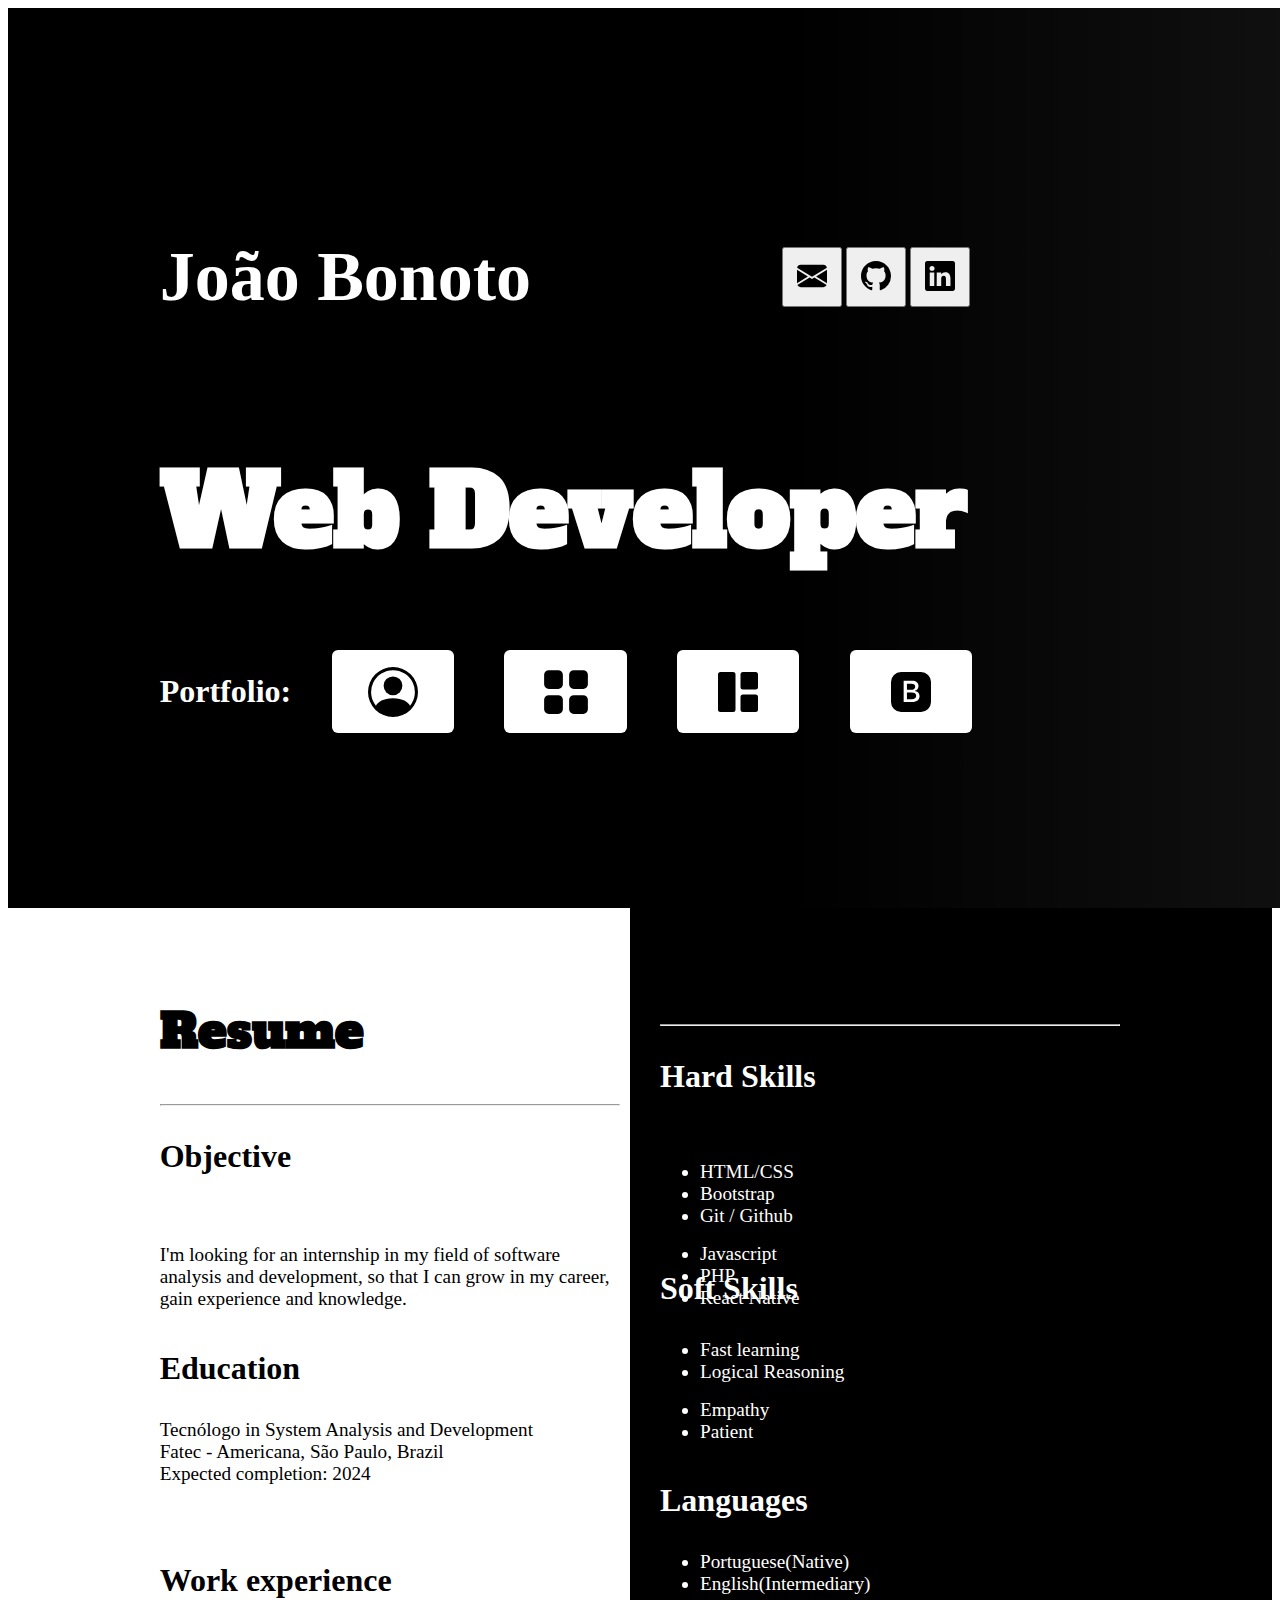
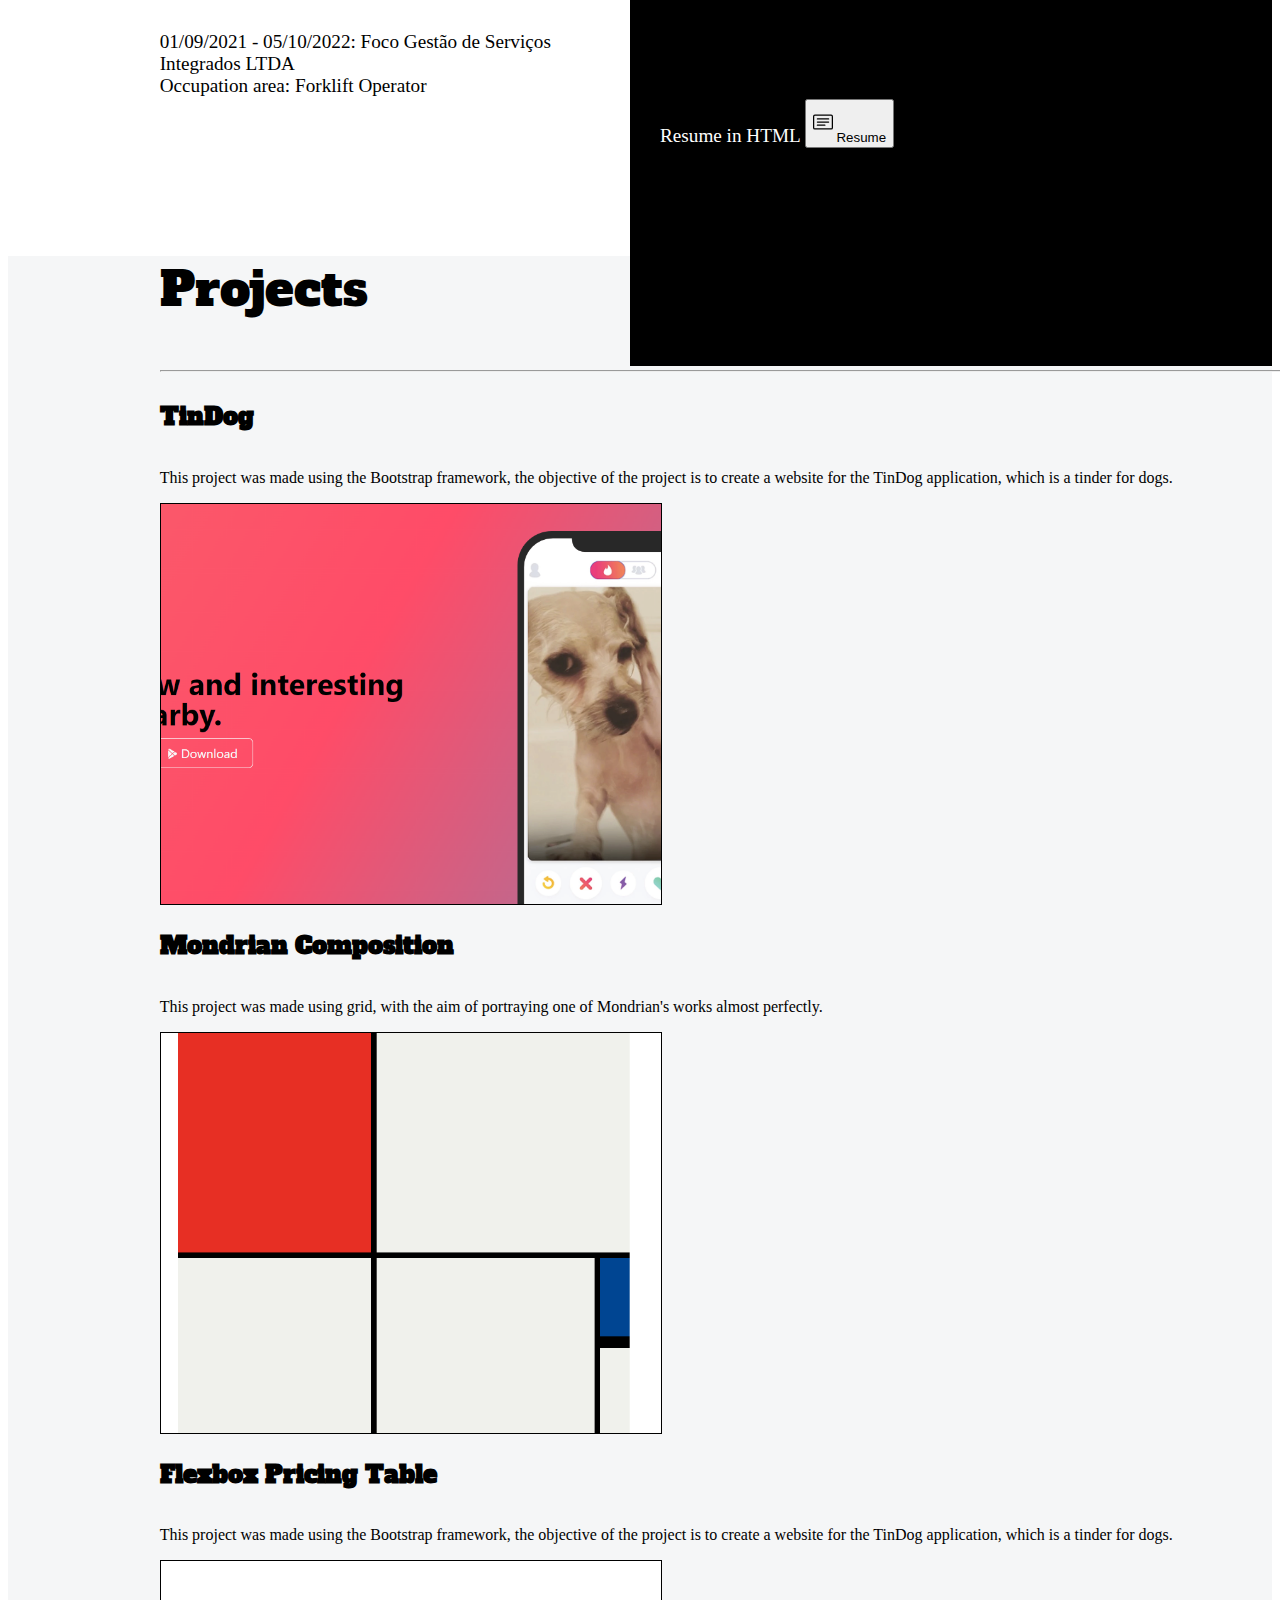
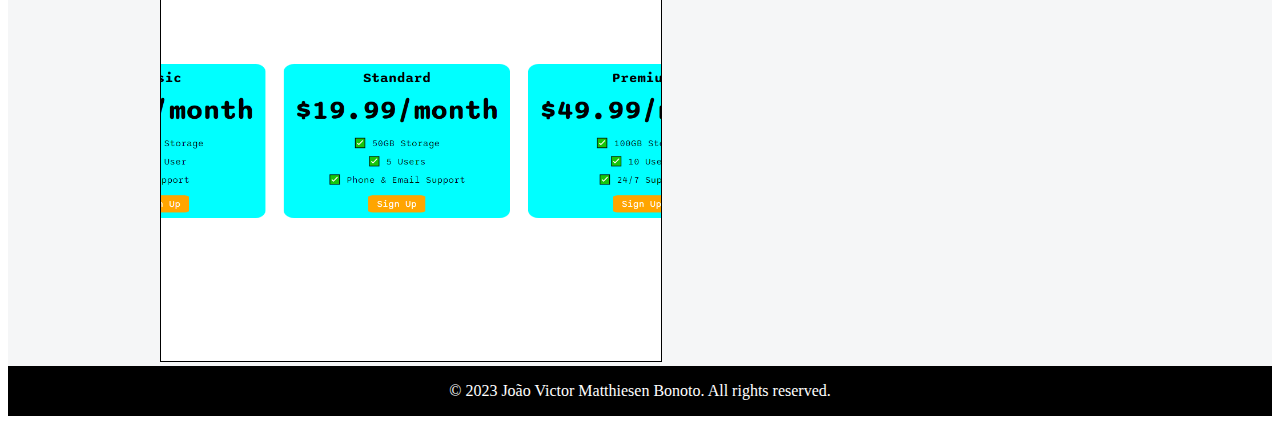
<file: index.html>
<!DOCTYPE html>
<html lang="en">
<head>
    <meta charset="UTF-8">
    <meta name="viewport" content="width=device-width, initial-scale=1.0">
    <title>Portfolio</title>

    <link href="https://cdn.jsdelivr.net/npm/bootstrap@5.3.2/dist/css/bootstrap.min.css" rel="stylesheet" integrity="sha384-T3c6CoIi6uLrA9TneNEoa7RxnatzjcDSCmG1MXxSR1GAsXEV/Dwwykc2MPK8M2HN" crossorigin="anonymous">
    <link rel="stylesheet" href="./style.css">
    <link rel="preconnect" href="https://fonts.googleapis.com">
    <link rel="preconnect" href="https://fonts.gstatic.com" crossorigin>
    <link href="https://fonts.googleapis.com/css2?family=Alfa+Slab+One&display=swap" rel="stylesheet">
</head>
<body>
    <section id="title" class="grad full-screen">
        <div class="container-title">
            <div class="div-title">
                <div class="me-header">
                    <h2><span>I’m </span>João Bonoto</h2>
                    <div class="socials-btn"> 
                        <a href="mailto:jvmb.bonoto@gmail.com">
                            <button type="button" class="btn btn-light">
                                <svg xmlns="http://www.w3.org/2000/svg" width="30" height="30" fill="currentColor" class="bi bi-envelope-fill icon-socials" viewBox="0 0 16 16">
                                    <path d="M.05 3.555A2 2 0 0 1 2 2h12a2 2 0 0 1 1.95 1.555L8 8.414.05 3.555ZM0 4.697v7.104l5.803-3.558L0 4.697ZM6.761 8.83l-6.57 4.027A2 2 0 0 0 2 14h12a2 2 0 0 0 1.808-1.144l-6.57-4.027L8 9.586l-1.239-.757Zm3.436-.586L16 11.801V4.697l-5.803 3.546Z"/>
                                </svg>
                            </button> 
                        </a>
                        <a href="https://github.com/MBonoto" target="_blank">
                            <button type="button" class="btn btn-light ms-4">
                                <svg xmlns="http://www.w3.org/2000/svg" width="30" height="30" fill="currentColor" class="bi bi-github icon-socials" viewBox="0 0 16 16">
                                    <path d="M8 0C3.58 0 0 3.58 0 8c0 3.54 2.29 6.53 5.47 7.59.4.07.55-.17.55-.38 0-.19-.01-.82-.01-1.49-2.01.37-2.53-.49-2.69-.94-.09-.23-.48-.94-.82-1.13-.28-.15-.68-.52-.01-.53.63-.01 1.08.58 1.23.82.72 1.21 1.87.87 2.33.66.07-.52.28-.87.51-1.07-1.78-.2-3.64-.89-3.64-3.95 0-.87.31-1.59.82-2.15-.08-.2-.36-1.02.08-2.12 0 0 .67-.21 2.2.82.64-.18 1.32-.27 2-.27.68 0 1.36.09 2 .27 1.53-1.04 2.2-.82 2.2-.82.44 1.1.16 1.92.08 2.12.51.56.82 1.27.82 2.15 0 3.07-1.87 3.75-3.65 3.95.29.25.54.73.54 1.48 0 1.07-.01 1.93-.01 2.2 0 .21.15.46.55.38A8.012 8.012 0 0 0 16 8c0-4.42-3.58-8-8-8z"></path>
                                </svg>
                            </button>
                        </a>
                        <a href="https://www.linkedin.com/in/jo%C3%A3o-victor-matthiesen-bonoto-275a28188/" target="_blank">
                            <button type="button" class="btn btn-light ms-4">
                                <svg xmlns="http://www.w3.org/2000/svg" width="30" height="30" fill="currentColor" class="bi bi-linkedin icon-socials" viewBox="0 0 16 16">
                                    <path d="M0 1.146C0 .513.526 0 1.175 0h13.65C15.474 0 16 .513 16 1.146v13.708c0 .633-.526 1.146-1.175 1.146H1.175C.526 16 0 15.487 0 14.854V1.146zm4.943 12.248V6.169H2.542v7.225h2.401zm-1.2-8.212c.837 0 1.358-.554 1.358-1.248-.015-.709-.52-1.248-1.342-1.248-.822 0-1.359.54-1.359 1.248 0 .694.521 1.248 1.327 1.248h.016zm4.908 8.212V9.359c0-.216.016-.432.08-.586.173-.431.568-.878 1.232-.878.869 0 1.216.662 1.216 1.634v3.865h2.401V9.25c0-2.22-1.184-3.252-2.764-3.252-1.274 0-1.845.7-2.165 1.193v.025h-.016a5.54 5.54 0 0 1 .016-.025V6.169h-2.4c.03.678 0 7.225 0 7.225h2.4z"></path>
                                </svg>
                            </button>
                        </a>
                          
                    </div>
                    
                </div>
                <div>
                    <h1>Web Developer</h1>
                </div>
            </div>
            <div class="header-project mt-5">
                <h2>Portfolio:</h2>
                <div class="btn-portfolio">
                    <a href="#resume" class="container-icon-title">
                        <div class="box-header">
                            <svg xmlns="http://www.w3.org/2000/svg" width="50" height="50" fill="currentColor" class="bi bi-person-circle icon-portifolio" viewBox="0 0 16 16">
                                <path d="M11 6a3 3 0 1 1-6 0 3 3 0 0 1 6 0z"/>
                                <path fill-rule="evenodd" d="M0 8a8 8 0 1 1 16 0A8 8 0 0 1 0 8zm8-7a7 7 0 0 0-5.468 11.37C3.242 11.226 4.805 10 8 10s4.757 1.225 5.468 2.37A7 7 0 0 0 8 1z"/>
                              </svg>
                            <h3>&nbsp Resume</h3>
                        </div>
                    </a>
                    <a href="#flex" class="container-icon-title">
                        <div class="box-header">
                            <svg xmlns="http://www.w3.org/2000/svg" width="50" height="50" fill="currentColor" class="bi bi-grid-fill icon-portifolio" viewBox="0 0 16 16">
                                <path d="M1 2.5A1.5 1.5 0 0 1 2.5 1h3A1.5 1.5 0 0 1 7 2.5v3A1.5 1.5 0 0 1 5.5 7h-3A1.5 1.5 0 0 1 1 5.5v-3zm8 0A1.5 1.5 0 0 1 10.5 1h3A1.5 1.5 0 0 1 15 2.5v3A1.5 1.5 0 0 1 13.5 7h-3A1.5 1.5 0 0 1 9 5.5v-3zm-8 8A1.5 1.5 0 0 1 2.5 9h3A1.5 1.5 0 0 1 7 10.5v3A1.5 1.5 0 0 1 5.5 15h-3A1.5 1.5 0 0 1 1 13.5v-3zm8 0A1.5 1.5 0 0 1 10.5 9h3a1.5 1.5 0 0 1 1.5 1.5v3a1.5 1.5 0 0 1-1.5 1.5h-3A1.5 1.5 0 0 1 9 13.5v-3z"/>
                              </svg>
                            <h3>&nbsp Flex</h3>
                        </div>
                    </a>
                    <a href="#grid" class="container-icon-title"> 
                        <div class="box-header">
                            <svg xmlns="http://www.w3.org/2000/svg" width="40" height="40" fill="currentColor" class="bi bi-grid-1x2-fill icon-portifolio" viewBox="0 0 16 16">
                                <path d="M0 1a1 1 0 0 1 1-1h5a1 1 0 0 1 1 1v14a1 1 0 0 1-1 1H1a1 1 0 0 1-1-1V1zm9 0a1 1 0 0 1 1-1h5a1 1 0 0 1 1 1v5a1 1 0 0 1-1 1h-5a1 1 0 0 1-1-1V1zm0 9a1 1 0 0 1 1-1h5a1 1 0 0 1 1 1v5a1 1 0 0 1-1 1h-5a1 1 0 0 1-1-1v-5z"/>
                            </svg>
                            <h3>&nbsp Grid</h3>
                        </div>
                    </a>
                    <a href="#bootstrap" class="container-icon-title">
                        <div class="box-header">
                            <svg xmlns="http://www.w3.org/2000/svg" width="40" height="40" fill="currentColor" class="bi bi-bootstrap-fill" viewBox="0 0 16 16">
                                <path d="M6.375 7.125V4.658h1.78c.973 0 1.542.457 1.542 1.237 0 .802-.604 1.23-1.764 1.23H6.375zm0 3.762h1.898c1.184 0 1.81-.48 1.81-1.377 0-.885-.65-1.348-1.886-1.348H6.375v2.725z"/>
                                <path d="M4.002 0a4 4 0 0 0-4 4v8a4 4 0 0 0 4 4h8a4 4 0 0 0 4-4V4a4 4 0 0 0-4-4h-8zm1.06 12V3.545h3.399c1.587 0 2.543.809 2.543 2.11 0 .884-.65 1.675-1.483 1.816v.1c1.143.117 1.904.931 1.904 2.033 0 1.488-1.084 2.396-2.888 2.396H5.062z"/>
                              </svg>
                            <h3>&nbsp Bootstrap</h3>
                        </div>
                    </a>

                </div>
                

            </div>
        </div>
    </section>
    <section id="resume" class="full-screen">
        <div class="resume-left full-screen">
            <h2 class="titles">Resume</h2>
            <hr>          
            <div class="row row-resume">
                <h3>Objective</h3>
                <br>
                <p>I'm looking for an internship in my field of software analysis and development, so that I can grow in my career, gain experience and knowledge.</p>
                <br>
            </div>
            
            <div class="row row-resume">
                <h3>Education</h3>
                <p>Tecnólogo in System Analysis and Development <br>
                    Fatec - Americana, São Paulo, Brazil <br>
                    Expected completion: 2024</p>
            </div>

            <div class="row row-resume">
                <h3>Work experience</h3>
                <p>01/09/2021 - 05/10/2022: Foco Gestão de Serviços Integrados LTDA <br>
                    Occupation area: Forklift Operator <br>
            </div>
            
            
        </div>
        <div class="resume-right full-screen">
            <hr class="hr-in-mobile">
            <div class="row row-resume">
                <h3>Hard Skills</h3>
                <br>
                <div class="col">
                    <ul>
                        <li>HTML/CSS</li>
                        <li>Bootstrap</li>
                        <li>Git / Github</li>
                    </ul>
                </div>
                <div class="col">
                    <ul>
                        <li>Javascript</li>
                        <li>PHP</li>
                        <li>React Native</li>
                    </ul>
                </div>
            </div>

            <div class="row row-resume">
                <h3>Soft Skills</h3>
                <div class="col">
                    <ul>
                        <li>Fast learning</li>
                        <li>Logical Reasoning</li>
                    </ul>
                </div>
                <div class="col">
                    <ul>
                        <li>Empathy</li>
                        <li>Patient</li>
                    </ul>
                </div>
            </div>
            <div class="row row-resume language">
                <h3>Languages</h3>
                <div class="col">
                    <ul>
                        <li>Portuguese(Native)</li>
                        <li>English(Intermediary)</li>
                    </ul>
                </div>
            </div>
            <br>
            <p>Resume in HTML 
                <a href="https://mbonoto.github.io/Resume/" target="_blank">
                    <button type="button" class="btn btn-outline-light btn-computer">
                        <svg xmlns="http://www.w3.org/2000/svg" width="20" height="40" fill="currentColor" class="bi bi-card-text" viewBox="0 0 16 16">
                            <path d="M14.5 3a.5.5 0 0 1 .5.5v9a.5.5 0 0 1-.5.5h-13a.5.5 0 0 1-.5-.5v-9a.5.5 0 0 1 .5-.5h13zm-13-1A1.5 1.5 0 0 0 0 3.5v9A1.5 1.5 0 0 0 1.5 14h13a1.5 1.5 0 0 0 1.5-1.5v-9A1.5 1.5 0 0 0 14.5 2h-13z"/>
                            <path d="M3 5.5a.5.5 0 0 1 .5-.5h9a.5.5 0 0 1 0 1h-9a.5.5 0 0 1-.5-.5zM3 8a.5.5 0 0 1 .5-.5h9a.5.5 0 0 1 0 1h-9A.5.5 0 0 1 3 8zm0 2.5a.5.5 0 0 1 .5-.5h6a.5.5 0 0 1 0 1h-6a.5.5 0 0 1-.5-.5z"/>
                        </svg> Resume
                    </button>
                </a>
                <a href="https://mbonoto.github.io/Resume/" target="_blank">
                    <button type="button" class="btn btn-dark btn-mobile">
                        <svg xmlns="http://www.w3.org/2000/svg" width="20" height="40" fill="currentColor" class="bi bi-card-text" viewBox="0 0 16 16">
                            <path d="M14.5 3a.5.5 0 0 1 .5.5v9a.5.5 0 0 1-.5.5h-13a.5.5 0 0 1-.5-.5v-9a.5.5 0 0 1 .5-.5h13zm-13-1A1.5 1.5 0 0 0 0 3.5v9A1.5 1.5 0 0 0 1.5 14h13a1.5 1.5 0 0 0 1.5-1.5v-9A1.5 1.5 0 0 0 14.5 2h-13z"/>
                            <path d="M3 5.5a.5.5 0 0 1 .5-.5h9a.5.5 0 0 1 0 1h-9a.5.5 0 0 1-.5-.5zM3 8a.5.5 0 0 1 .5-.5h9a.5.5 0 0 1 0 1h-9A.5.5 0 0 1 3 8zm0 2.5a.5.5 0 0 1 .5-.5h6a.5.5 0 0 1 0 1h-6a.5.5 0 0 1-.5-.5z"/>
                        </svg> Resume
                    </button>
                </a>
            </p>
            
        </div>
    </section>

    <section id="projects" class="py-5">
        <div class="row featurette">
            <p class="titles">Projects</p>
            <hr class="featurette-divider">
        </div>
        <div id="flex" class="row featurette">
            <div class="col-md-7 text-project">
                <a href="https://mbonoto.github.io/TinDogProject/" target="_blank"><h2 class="featurette-heading fw-normal lh-1">TinDog</h2></a>
              <p class="lead">This project was made using the Bootstrap framework, the objective of the project is to create a website for the TinDog application, which is a tinder for dogs.</p>
            </div>
            <div class="col-md-5">
                <a a href="https://mbonoto.github.io/TinDogProject/" target="_blank"><img class="img-project img-fluid" src="./assets/images/preview-tindog.png" alt="preview of project TinDog"></a> 
          </div>
          <div id="grid" class="row mt-5">
            <div class="col-md-7 order-md-2 text-project">
                <a href="./public/mondrian.html" target="_blank"><h2 class="featurette-heading fw-normal lh-1">Mondrian Composition</h2></a>
                <p class="lead">This project was made using grid, with the aim of portraying one of Mondrian's works almost perfectly.</p>
            </div>
            <div class="col-md-5 order-md-1">
                <a href="./public/mondrian.html" target="_blank"><img class="img-project img-fluid" src="./assets/images/preview-mondrian.png" alt="preview of project Mondrian Composition"></a>
            </div>
          </div>
          <div id="bootstrap" class="row mt-5">
            <div class="col-md-7 text-project">
              <a href="./public/pricing_table.html" target="_blank"><h2 class="featurette-heading fw-normal lh-1">Flexbox Pricing Table</h2></a>
              <p class="lead">This project was made using the Bootstrap framework, the objective of the project is to create a website for the TinDog application, which is a tinder for dogs.</p>
            </div>
            <div class="col-md-5">
                <a href="./public/pricing_table.html" target="_blank"><img class="img-project img-fluid" src="./assets/images/preview-price-table.png" alt="preview of project Flexbox Pricing Table"></a>
          </div>

    </section>

    <section id="footer">
        <footer>
            © 2023 João Victor Matthiesen Bonoto. All rights reserved.
        </footer>



    </section>

    <script src="https://cdn.jsdelivr.net/npm/bootstrap@5.3.2/dist/js/bootstrap.bundle.min.js" integrity="sha384-C6RzsynM9kWDrMNeT87bh95OGNyZPhcTNXj1NW7RuBCsyN/o0jlpcV8Qyq46cDfL" crossorigin="anonymous"></script>

</body>
</html>
</file>
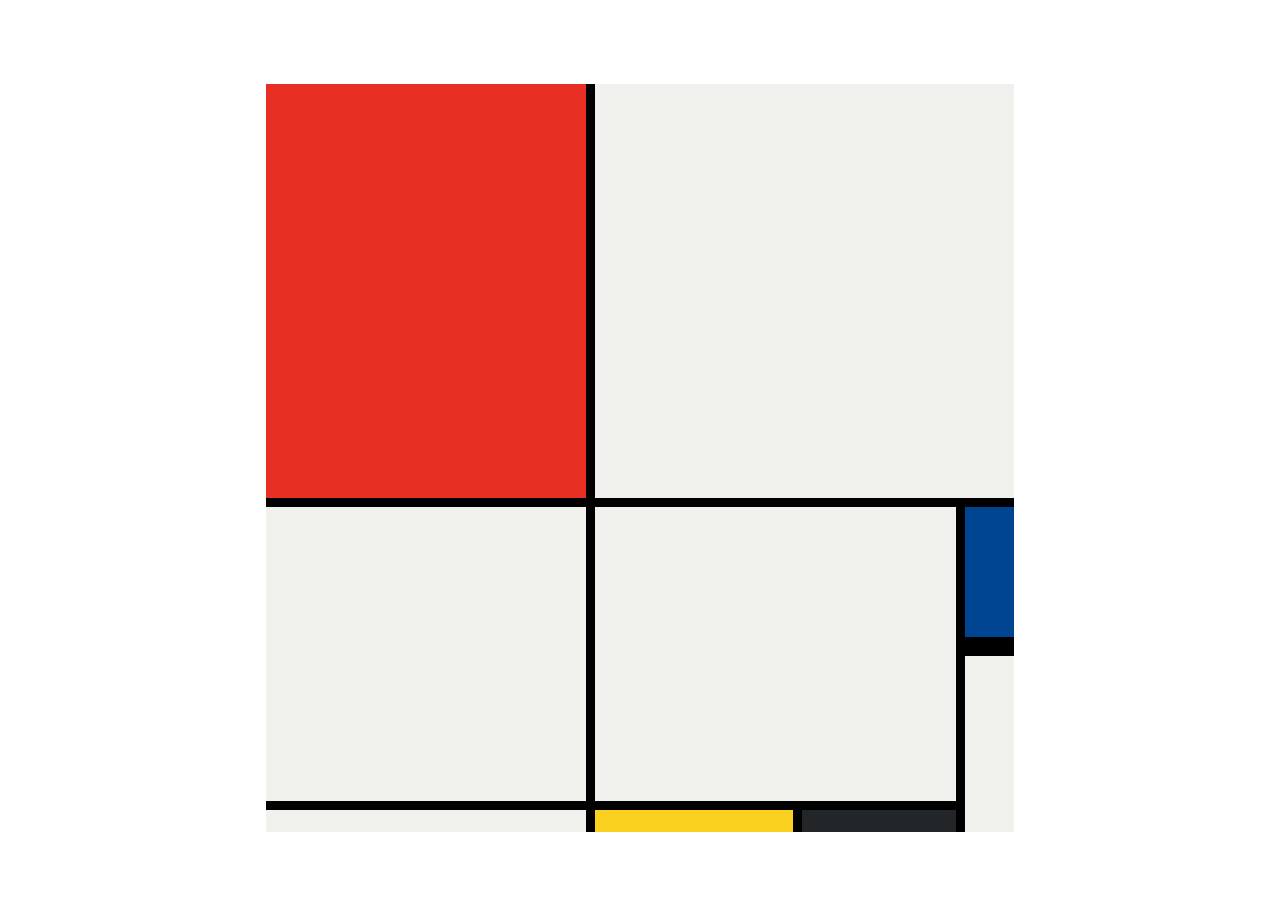
<file: public/mondrian.html>
<!DOCTYPE html>
<html lang="en">

<head>
  <meta charset="UTF-8">
  <meta name="viewport" content="width=device-width, initial-scale=1.0">
  <title>Mondrian Project</title>
  <style>
    /* 
    Write your CSS here 
    Gap Colour: #000
    White: #F0F1EC
    Red: #E72F24
    Black: #232629
    Blue: #004592
    Yellow: #F9D01E

    For dimensions, see dimensions.png image.
    HINT: Remember you can't change the properties of grid lines.
    But grid lines are transparent!
    */

    .flex-container {
      display: flex;
      justify-content: center;
      align-items: center;
      height: 100vh;
    }

    .container {
      height: 748px;
      width: 748px;
      display: grid;
      grid-template-rows: 414px 130px 155px 22px;
      grid-template-columns: 320px 198px 154px 49px;
      gap: 9px;
      background-color: black;
    }

    .pane {
      background-color: #F0F1EC; 
    }

    .red {
      background-color: #E72F24;
    }

    .white-1 {
      grid-column: span 3;
    }

    .white-2 {
      grid-row: span 2;
    }

    .white-3 {
      grid-column: span 2;
      grid-row: span 2;
    }

    .blue {
      background-color: #004592;
    }

    .white-4 {
      grid-row: span 2;
      border-top: 10px solid black;
    }


    .yellow {
      background-color: #F9D01E;
    }

    .black {
      background-color: #232629;
    }

    

    

    
     
    

    


  </style>
</head>

<body>
  <!-- Write your HTML here -->
  <div class="flex-container">
    <div class="container">
      <div class="pane red"></div>
      <div class="pane white-1"></div>
      <div class="pane white-2"></div>
      <div class="pane white-3"></div>
      <div class="pane blue"></div>
      <div class="pane white-4"></div>
      <div class="pane white-5"></div>
      <div class="pane yellow"></div>
      <div class="pane black"></div>
    </div>
  </div>
  
</body>

</html>
</file>
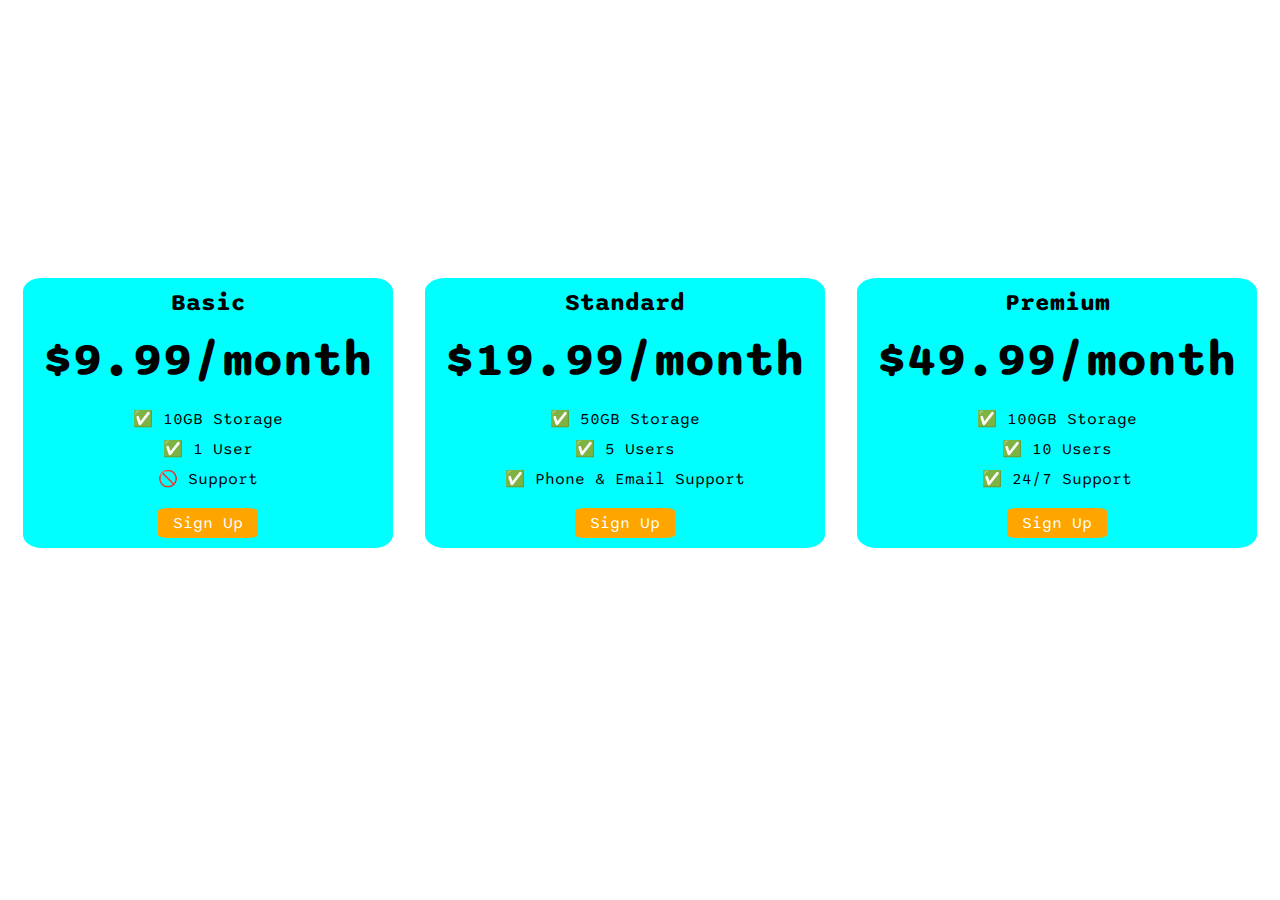
<file: public/pricing_table.html>
<!DOCTYPE html>
<html>

<head>
  <title>Flexbox Pricing Table</title>
  <link rel="preconnect" href="https://fonts.googleapis.com">
  <link rel="preconnect" href="https://fonts.gstatic.com" crossorigin>
  <link href="https://fonts.googleapis.com/css2?family=Sono:wght@400;700&display=swap" rel="stylesheet">
  <style>
    body {
      font-family: 'Sono', sans-serif;
    }

    .pricing-container {
      display: flex;
      justify-content: center;
      gap: 2rem;
      align-items: center;
      height: 90vh;
    }

    .pricing-plan {
      display: flex;
      flex-direction: column;
      align-items: center;
      justify-content: space-between;
      flex-shrink: 0;
      background-color: aqua;
      border-radius: 5%;
      padding: 10px 20px;
      text-align: center;
      height: 250px;
    }

    .plan-title {
      font-size: 1.5rem;
      font-weight: bold;
    }

    .plan-price {
      font-size: 3rem;
      font-weight: bold;
    }

    .plan-features {
      margin: 0;
      padding: 0;
    }

    .plan-features > li {
      padding: 5px 0px;
      list-style: none;
    }

    .plan-button {
      background-color: orange;
      border: 0;
      height: 30px;
      width: 100px;
      font-family: 'Sono', sans-serif;;
      font-size: 1rem;
      color: white;
      border-radius: 10%;

    }

    /* Hint: What can you do with a media query and flexbox? */
    @media (max-width: 1250px) {
      .pricing-container {
        flex-direction: column;
        justify-content: flex-start;
      }
      
    }
  </style>
</head>

<body>
  <div class="pricing-container">
    <div class="pricing-plan">
      <div class="plan-title">Basic</div>
      <div class="plan-price">$9.99/month</div>
      <ul class="plan-features">
        <li>✅ 10GB Storage</li>
        <li>✅ 1 User</li>
        <li>🚫 Support</li>
      </ul>
      <button class="plan-button">Sign Up</a>
    </div>
    <div class="pricing-plan">
      <div class="plan-title">Standard</div>
      <div class="plan-price">$19.99/month</div>
      <ul class="plan-features">
        <li>✅ 50GB Storage</li>
        <li>✅ 5 Users</li>
        <li>✅ Phone &amp; Email Support</li>
      </ul>
      <button class="plan-button">Sign Up</a>
    </div>
    <div class="pricing-plan">
      <div class="plan-title">Premium</div>
      <div class="plan-price">$49.99/month</div>
      <ul class="plan-features">
        <li>✅ 100GB Storage</li>
        <li>✅ 10 Users</li>
        <li>✅ 24/7 Support</li>
      </ul>
      <button class="plan-button">Sign Up</a>
    </div>
  </div>

</body>

</html>
</file>
<file: style.css>
.grad {
    background-image: linear-gradient(to left, rgba(0, 0, 0, 0.9), black, black);
  }

.full-screen {
    height: 100vh;
    width: 100%;
}

#title {
    padding-left: 12%;
    padding-right: 12%;
    display: flex;
    align-items: center;
}

.container-title {
    width: 1166px;
}

.header-project {
    display: flex;
    width: 100%;
    justify-content: space-between;
    align-items: center;
    color: white;
}

.btn-portfolio {
    display: flex;
    width: 100%;
    justify-content: space-between;
    align-items: center;
    padding-left: 5%;
}

.me-header {
    display: flex;
    align-items: center;
    justify-content: space-between;
}

.me-header .btn {
    height: 60px;
    width: 60px;
}

.btn-mobile {
    display: none;
}

.div-title h2 {
    font-size: 80px;
    color: white;
}

h1 {
    font-family: 'Alfa Slab One', cursive;
    font-size: 144px;
    color: white;
}

.box-header {
    display: flex;
    align-items: center;
    justify-content: center;
    font-size: 30px;
    padding: 1%;
    height: 80px;
    width: 180px;
    border-radius: 0.375rem;
    background-color: white;
}


.header-project h2 {
    font-size: 2rem;
}

.header-project h3 {
    font-size: 1.5rem;
    color: black;
    font-weight: bold;
}

a {
    text-decoration: none;
    color: black;
}

#resume {
    display: flex;
}

.resume-left {
    padding: 50px 10px 50px 12%;
}

.titles {
    font-family: 'Alfa Slab One', cursive;
    font-size: 3rem;
}

.row-resume {
    height: 180px;
}

#resume h3 {
    font-size: 2rem;
}

#resume h4 {
    font-size: 1.5rem;
}

#resume p {
    font-size: 1.5rem;
}

#resume li {
    font-size: 1.5rem;
}

.resume-right {
    padding: 108px 12% 50px 30px;
    background-color: black;
    color: white;
}

#projects {
    background-color: #F5F6F7;

}


.featurette {
    width: 100%;
    padding: 0px 12%;
}

.featurette .text-project {
    display: flex;
    flex-direction: column;
    justify-content: center;

}


.img-project {
    width: 500px;
    height: 400px;
    object-fit: cover;
    border: black solid 1px;
}

.featurette h2 {
    font-family: 'Alfa Slab One', cursive;
}

#footer {
    display: flex;
    justify-content: center;
    align-items: center;
    background-color: black;
    height: 50px;
    width: 100%;
}

footer {
    color: white;
}

@media (max-width: 1550px) {

        
    .container-title {
        width: 975px;
    }
    
    h1 {
        font-size: 120px;
    }

    .div-title h2 {
        font-size: 70px;
        color: white;
    }
    
}

@media (max-width: 1280px) {
    
    .container-title {
        width: 810px;
    }

    span {
        display: none;
    }
    
    h1 {
        font-size: 100px;
    }

    #title .mt-5 {
        margin-top: 0;
    }

    .box-header {
        width: 120px;
    }
 
    .header-project h3 {
        display: none;
    }

    
    

    #resume p {
        font-size: 1.2rem;
    }

    #resume li {
        font-size: 1.2rem;
    }
    
    
}


@media (max-width: 1080px) {

    .container-title {
        width: 100%;
    }

    #title h2 {
        font-size: 50px;
        color: white;
    }
    
    h1 {
        font-size: 100px;
    }

    .box-header {
        margin-top: 20px;
        width: 100px;
    }

    .header-project {
        align-items: normal;
        flex-direction: column;
        height: 100%;
    }

    .btn-portfolio {
        padding: 0;
        align-items: end;
    }

    .row-resume {
        height: 200px;
    }


    .language {
        height: 150px;
    }

    .featurette {
        width: 100%;
        padding: 0px 12%;
    }

    .img-project {
        object-fit: fill;
    }

}

@media  (max-width: 850px) {

    #resume {
        display: block;
        height: auto;
        padding-top: 10%;
    }

    .resume-left {
        padding: 0 6%;
        height: auto;
    }
        
    .resume-right {
        padding: 0 6% 5% 6%;
        background-color: white;
        color: black;
        height: auto;
    }

    .hr-in-mobile{
        display: none;
    }

    #resume p {
        font-size: 1.5rem;
    }

    #resume li {
        font-size: 1.5rem;
    }

    .btn-computer {
        display: none;
    }

    .btn-mobile {
        display: inline;
    }

    .featurette {
        width: 100%;
        padding: 0px 6%;
    }
}

@media  (max-width: 720px) {

    .me-header {
        margin-bottom: 50px;
    }

    #title h2 {
        font-size: 40px;
        color: white;
        margin-right: 15px;
    }

    .icon-socials {
        height: 25px;
        width: 25px;
    }
    
    .socials-btn .btn {
        height: 45px;
        width: 45px;
        padding-left: 10px;
    }

    h1 {
        font-size: 80px;
    }

    .box-header {
        width: 90px;
    }

    .icon-portifolio {
        height: 40px;
        width: 40px;
    }
    
    
}

@media  (max-width: 600px) {

    .me-header {
        flex-direction: column;
        justify-content: flex-start;
        align-items: flex-start;
        margin-bottom: 50px;
    }

    #title h2 {
        font-size: 42px;
        color: white;
    }

    .icon-socials {
        height: 30px;
        width: 30px;
    }

    
    .socials-btn .btn {
        height: 60px;
        width: 60px;
    }

    h1 {
        font-size: 60px;
    }

    
    .btn-portfolio {
        display: grid;
        grid-template-columns: 150px 1fr;
    }



    .container-icon-title {
        display: flex;
        align-items: center;
    }

    
    #resume p {
        font-size: 1.2rem;
    }

    #resume li {
        font-size: 1.2rem;
    }

        
    footer {
        font-size: 12px;
    }

}
</file>
